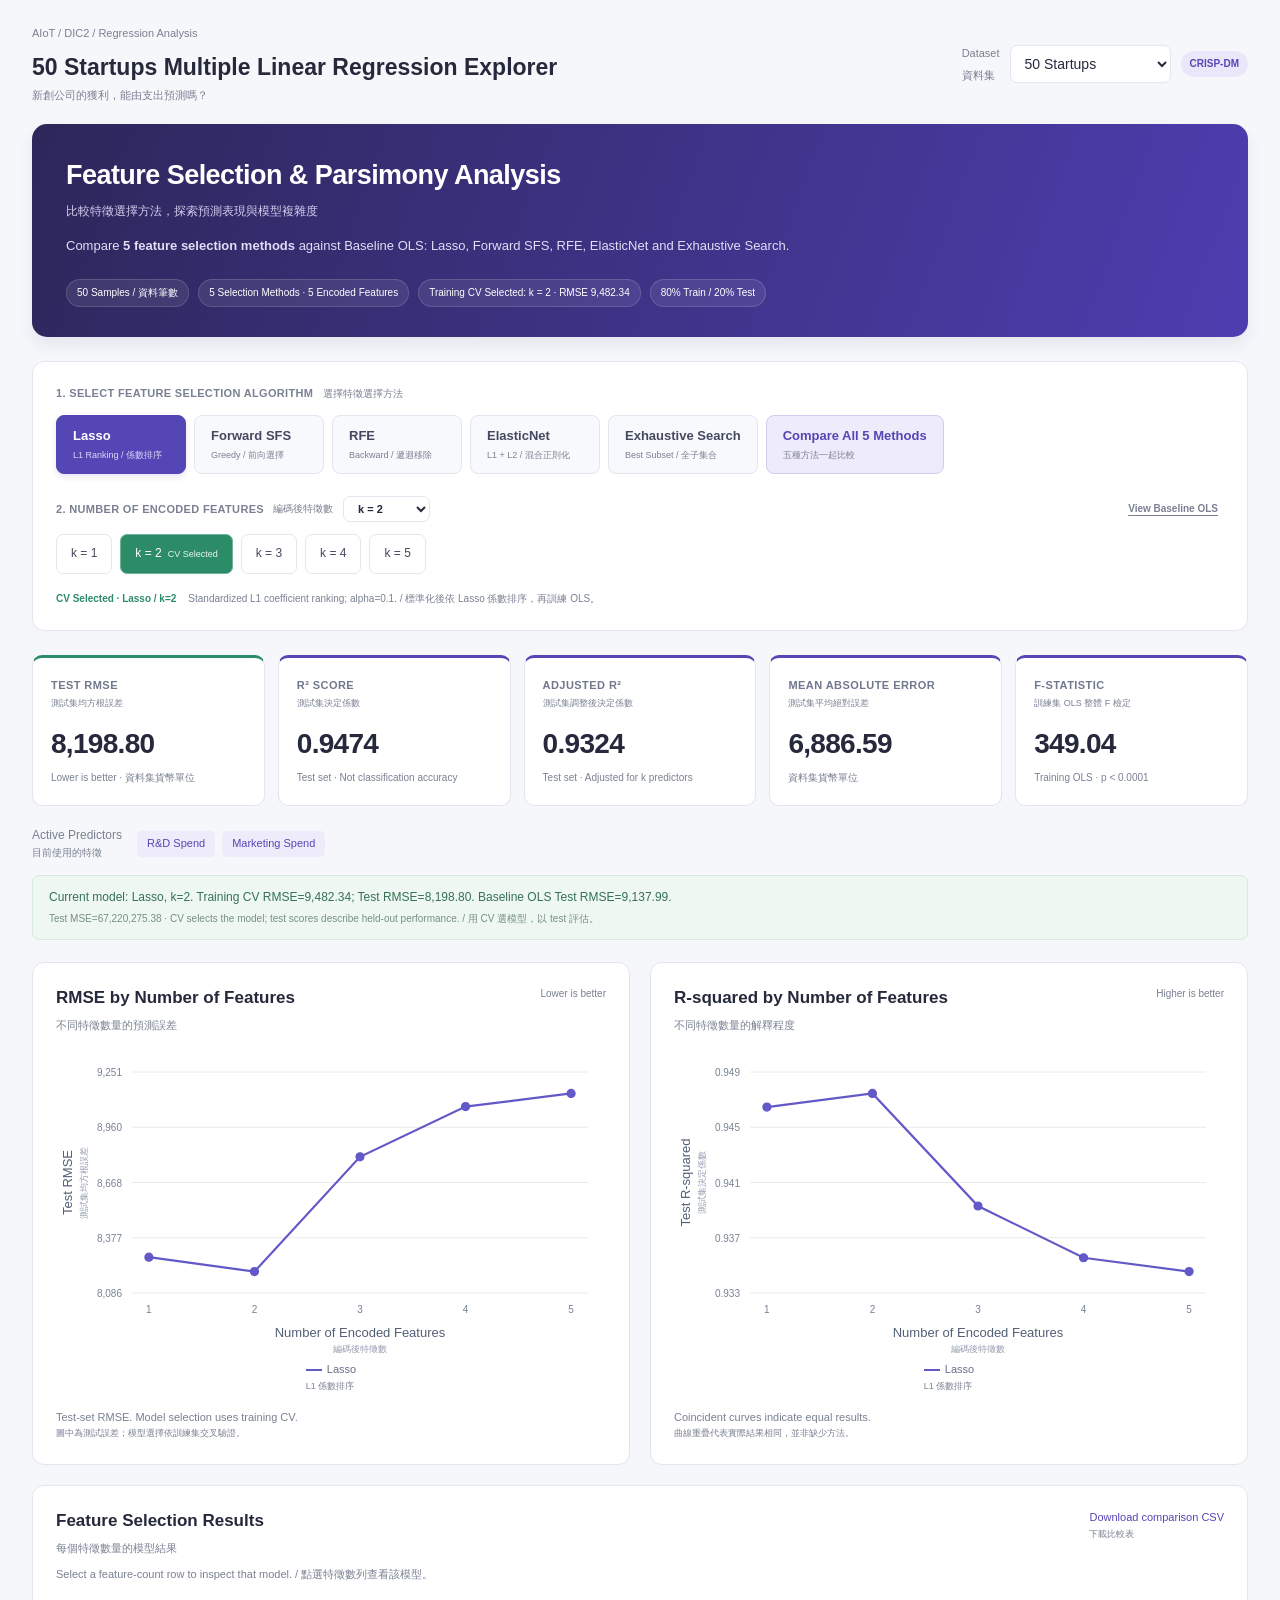
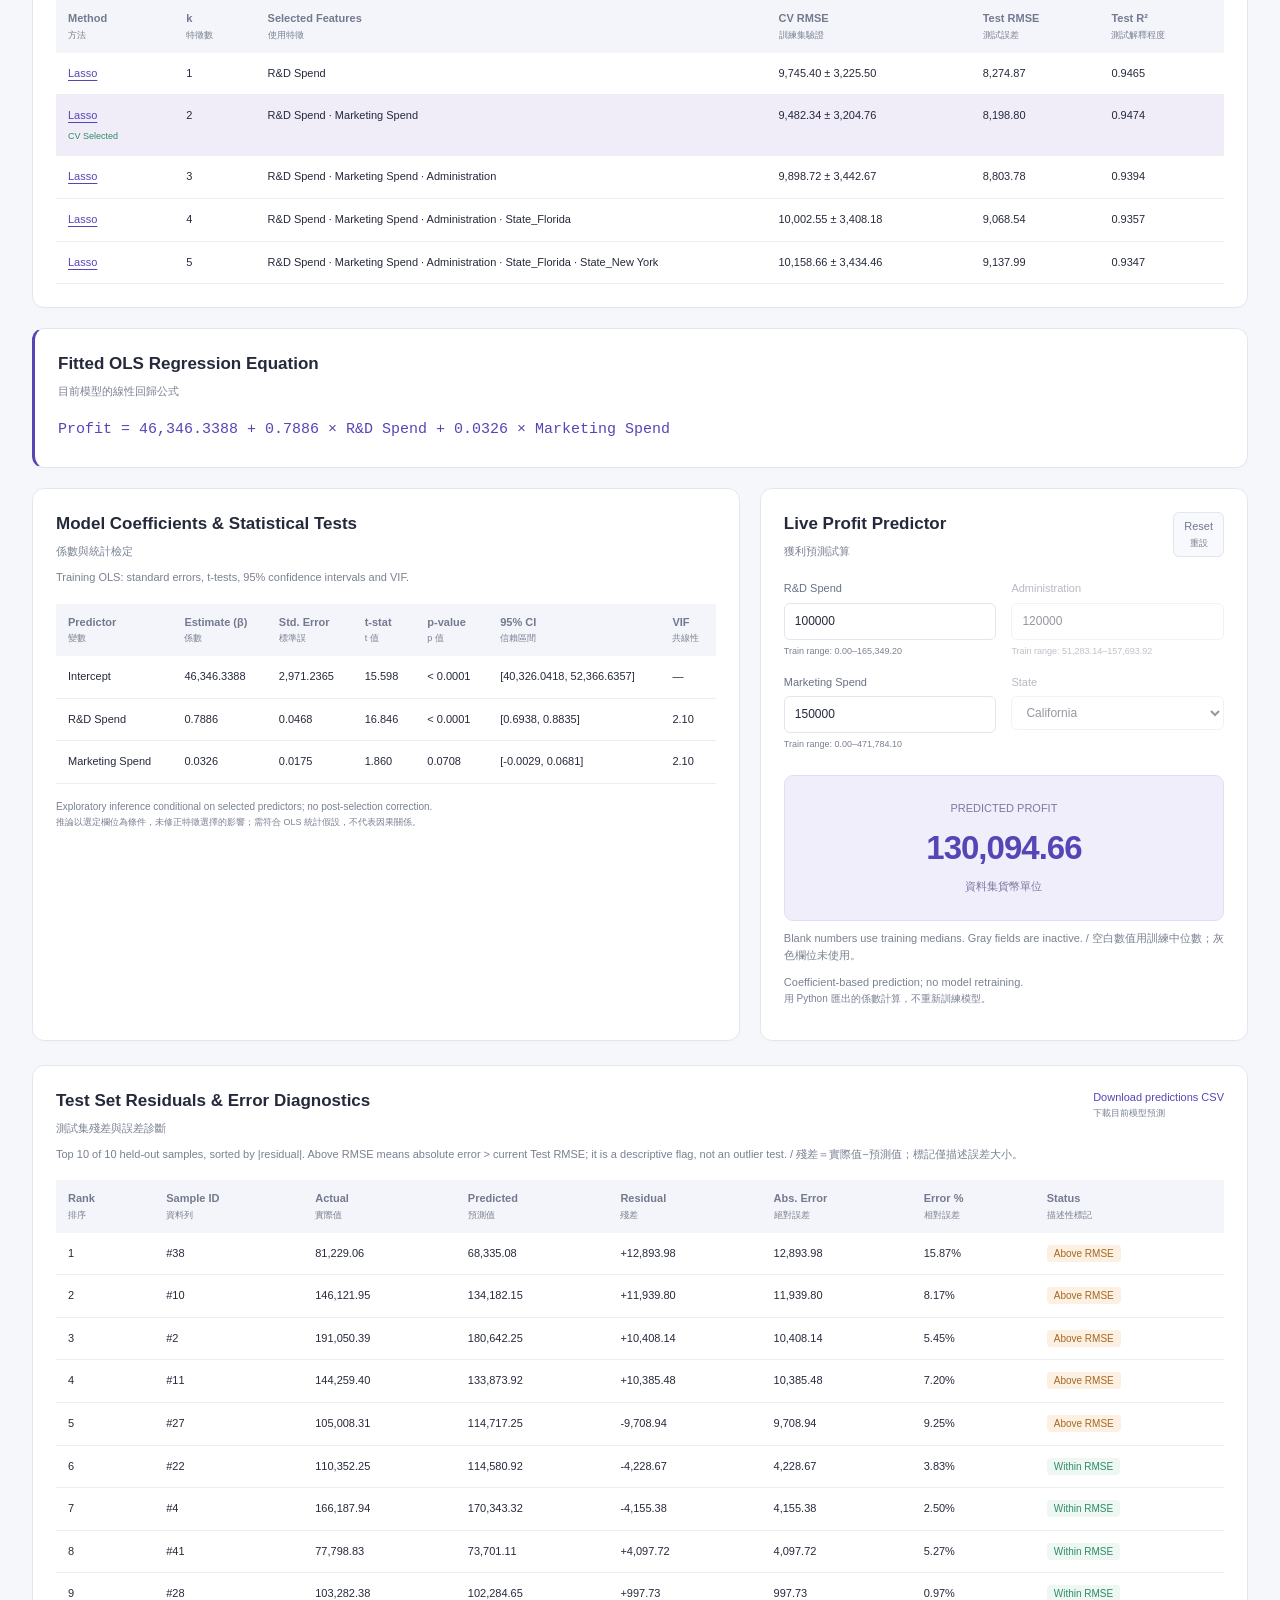
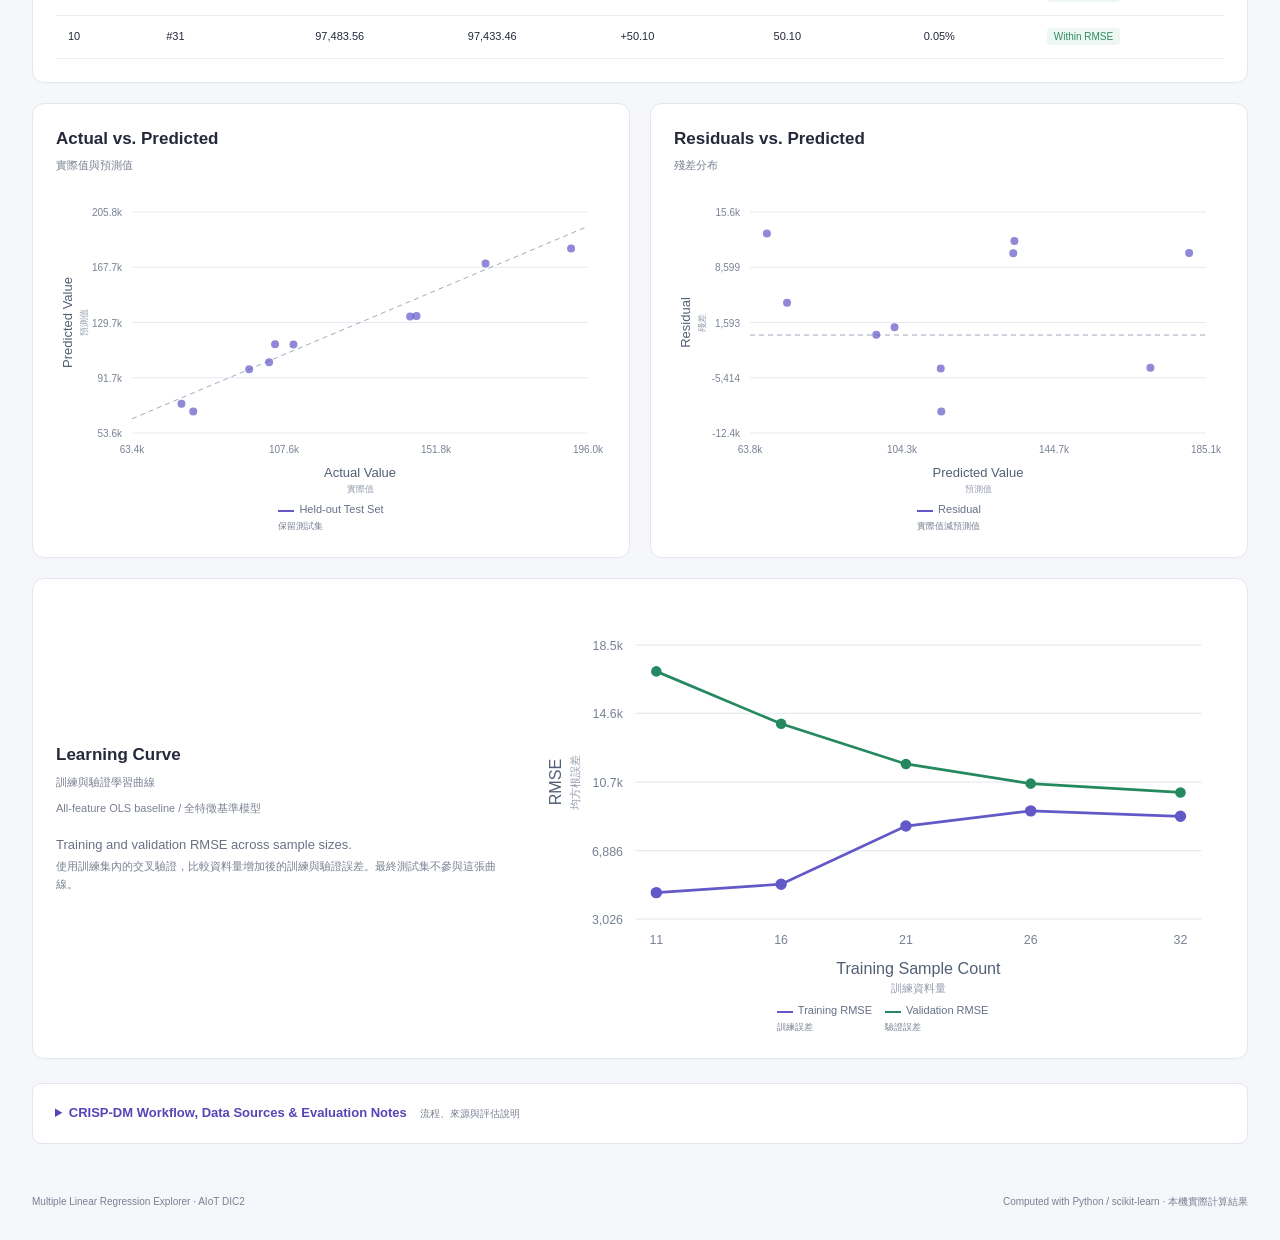
<file: docs/index.html>
<!doctype html>
<html lang="zh-Hant">
<head>
<meta charset="utf-8"><meta name="viewport" content="width=device-width, initial-scale=1">
<meta name="description" content="Five feature selection methods, OLS statistical tests and regression diagnostics for 50 Startups and Boston Housing.">
<title>Multiple Linear Regression Explorer｜多元線性回歸</title>
<link rel="stylesheet" href="style.css"><script defer src="data.js"></script><script defer src="app.js"></script>
</head>
<body>
<header class="topbar"><div><p class="breadcrumb">AIoT / DIC2 / Regression Analysis</p><h1 id="explorer-title">50 Startups Multiple Linear Regression Explorer</h1><p class="zh" id="explorer-zh">多元線性回歸與特徵選擇</p></div><div class="dataset-control"><label for="dataset">Dataset <span class="zh">資料集</span></label><select id="dataset" aria-label="Dataset / 資料集"></select><span class="course">CRISP-DM</span></div></header>
<main>
<section class="hero"><h2>Feature Selection &amp; Parsimony Analysis</h2><p class="hero-zh">比較特徵選擇方法，探索預測表現與模型複雜度</p><p>Compare <strong>5 feature selection methods</strong> against Baseline OLS: Lasso, Forward SFS, RFE, ElasticNet and Exhaustive Search.</p><div class="hero-badges"><span id="sample-count"></span><span id="feature-count"></span><span id="best-summary"></span><span>80% Train / 20% Test</span></div></section>
<section class="control-panel panel"><div class="control-heading">1. SELECT FEATURE SELECTION ALGORITHM <span class="zh">選擇特徵選擇方法</span></div><fieldset class="methods"><legend class="sr-only">Feature selection method</legend><button data-method="lasso">Lasso <small>L1 Ranking / 係數排序</small></button><button data-method="forward">Forward SFS <small>Greedy / 前向選擇</small></button><button data-method="rfe">RFE <small>Backward / 遞迴移除</small></button><button data-method="elasticnet">ElasticNet <small>L1 + L2 / 混合正則化</small></button><button data-method="exhaustive">Exhaustive Search <small>Best Subset / 全子集合</small></button><button id="compare-all">Compare All 5 Methods <small>五種方法一起比較</small></button></fieldset><div class="control-heading feature-heading"><label for="feature-k">2. NUMBER OF ENCODED FEATURES <span class="zh">編碼後特徵數</span></label><select id="feature-k" aria-label="Number of Features / 編碼後特徵數"></select><button class="baseline-button" data-method="baseline">View Baseline OLS</button></div><div id="k-buttons" class="k-buttons"></div><div class="selection-line"><strong id="selection-status"></strong><span id="method-detail"></span></div></section>
<section aria-label="Model results"><div id="metrics" class="metrics" aria-live="polite"></div><div class="active-features"><span>Active Predictors <small>目前使用的特徵</small></span><div id="feature-chips"></div></div><div class="model-notice"><p id="parsimony-note"></p><small id="mse-note"></small></div>
<div class="chart-grid"><article class="panel"><div class="panel-head"><h3>RMSE by Number of Features <small>不同特徵數量的預測誤差</small></h3><span class="chart-tag">Lower is better</span></div><div id="rmse-chart" class="chart"></div><p class="chart-caption">Test-set RMSE. Model selection uses training CV.<small>圖中為測試誤差；模型選擇依訓練集交叉驗證。</small></p></article><article class="panel"><div class="panel-head"><h3>R-squared by Number of Features <small>不同特徵數量的解釋程度</small></h3><span class="chart-tag">Higher is better</span></div><div id="r2-chart" class="chart"></div><p class="chart-caption" id="chart-comparison-note">Coincident curves indicate equal results.<small>曲線重疊代表實際結果相同，並非缺少方法。</small></p></article></div>
<article class="panel table-panel"><div class="panel-head"><h3 id="results-title">Feature Selection Results <small>特徵選擇結果</small></h3><a id="download-comparison" class="text-link" download>Download comparison CSV <small>下載比較表</small></a></div><p id="comparison-note" class="muted"></p><div class="table-scroll"><table><caption class="sr-only">Feature selection comparisons</caption><thead><tr><th>Method<small>方法</small></th><th>k<small>特徵數</small></th><th>Selected Features<small>使用特徵</small></th><th>CV RMSE<small>訓練集驗證</small></th><th>Test RMSE<small>測試誤差</small></th><th>Test R²<small>測試解釋程度</small></th></tr></thead><tbody id="comparison-body"></tbody></table></div></article>
<article class="panel equation-panel"><h3>Fitted OLS Regression Equation <small>目前模型的線性回歸公式</small></h3><p id="equation"></p></article>
<div class="detail-grid"><article class="panel coefficient-panel"><div class="panel-head"><h3>Model Coefficients &amp; Statistical Tests <small>係數與統計檢定</small></h3></div><p class="muted">Training OLS: standard errors, t-tests, 95% confidence intervals and VIF.</p><div class="table-scroll"><table><caption class="sr-only">OLS coefficients and conditional statistical inference</caption><thead><tr><th>Predictor<small>變數</small></th><th>Estimate (β)<small>係數</small></th><th>Std. Error<small>標準誤</small></th><th>t-stat<small>t 值</small></th><th>p-value<small>p 值</small></th><th>95% CI<small>信賴區間</small></th><th>VIF<small>共線性</small></th></tr></thead><tbody id="coefficient-body"></tbody></table></div><p class="stat-note">Exploratory inference conditional on selected predictors; no post-selection correction.<small>推論以選定欄位為條件，未修正特徵選擇的影響；需符合 OLS 統計假設，不代表因果關係。</small></p></article>
<article class="panel predictor-panel"><div class="panel-head"><h3 id="prediction-title">Live Profit Predictor <small>獲利預測試算</small></h3><button id="reset-inputs" class="subtle-button">Reset<small>重設</small></button></div><div id="prediction-inputs" class="input-grid"></div><div class="prediction-result"><span id="prediction-label"></span><output id="predicted-value" aria-live="polite"></output><span id="prediction-unit"></span></div><p id="range-note" class="muted"></p><p class="muted">Coefficient-based prediction; no model retraining.<small>用 Python 匯出的係數計算，不重新訓練模型。</small></p></article></div>
</section>
<section class="diagnostic-section"><article class="panel"><div class="panel-head"><h3>Test Set Residuals &amp; Error Diagnostics <small>測試集殘差與誤差診斷</small></h3><a id="download-predictions" class="text-link" download>Download predictions CSV<small>下載目前模型預測</small></a></div><p class="muted" id="diagnostic-note"></p><div class="table-scroll"><table><caption class="sr-only">Top test-set errors ordered by absolute residual</caption><thead><tr><th>Rank<small>排序</small></th><th>Sample ID<small>資料列</small></th><th>Actual<small>實際值</small></th><th>Predicted<small>預測值</small></th><th>Residual<small>殘差</small></th><th>Abs. Error<small>絕對誤差</small></th><th>Error %<small>相對誤差</small></th><th>Status<small>描述性標記</small></th></tr></thead><tbody id="residual-body"></tbody></table></div></article><div class="chart-grid diagnostic-charts"><article class="panel"><h3>Actual vs. Predicted <small>實際值與預測值</small></h3><div id="actual-chart" class="chart"></div></article><article class="panel"><h3>Residuals vs. Predicted <small>殘差分布</small></h3><div id="residual-chart" class="chart"></div></article></div><article class="panel learning-panel"><div><h3>Learning Curve <small>訓練與驗證學習曲線</small></h3><p class="muted">All-feature OLS baseline / 全特徵基準模型</p><p class="learning-copy">Training and validation RMSE across sample sizes.<small>使用訓練集內的交叉驗證，比較資料量增加後的訓練與驗證誤差。最終測試集不參與這張曲線。</small></p></div><div id="learning-chart" class="chart"></div></article></section>
<section class="methodology"><details><summary>CRISP-DM Workflow, Data Sources &amp; Evaluation Notes <span class="zh">流程、來源與評估說明</span></summary><div class="workflow-grid"><article><span>01 / Business Understanding</span><h3>Prediction objective<small>預測目標</small></h3><p id="business-note"></p></article><article><span>02 / Data Understanding</span><h3>Inspect the dataset<small>資料檢查</small></h3><p id="data-note"></p></article><article><span>03 / Data Preparation</span><h3>Keep the test set independent<small>保留獨立測試集</small></h3><p>Imputation, encoding and scaling are learned only on training folds.<small>填補、編碼與標準化只使用當次訓練資料。</small></p></article><article><span>04 / Modeling</span><h3>Five selection methods<small>五種特徵選擇方法</small></h3><p>Lasso, Forward SFS, RFE, ElasticNet and Exhaustive Search; final predictions use OLS.</p></article><article><span>05 / Evaluation</span><h3>Evaluate held-out predictions<small>評估保留測試集</small></h3><p id="conclusion"></p></article><article><span>06 / Application</span><h3>Reproducible static results<small>可重現的靜態成果</small></h3><p>Run the shared Python workflow for a different dataset.<small>更換資料後以 Python 重新產生結果；網頁不即時訓練。</small></p></article></div><div class="details-content"><p id="source-note"></p><p id="experiment-note"></p><p>Adjusted R² uses test R² and the test sample count; F/t/p/CI/VIF use training OLS.<small>Adjusted R² 來自測試集；統計檢定來自訓練集，以選定變數為條件且未修正選擇偏差。</small></p><p>CV is the selection score, not an unbiased estimate after searching many parameters or subsets.<small>尤其大量子集合搜尋可能有選擇偏差；最終 test 不參與方法、特徵數與參數選擇。</small></p><p>Feature counts refer to encoded columns. Same subsets may produce overlapping curves.<small>特徵數指編碼後欄位；相同組合可能產生重疊曲線。不同題目的 RMSE 單位不同，不能直接比較。</small></p><p>Historical classroom datasets; correlations are not causal effects.<small>Boston 資料具有歷史與偏差限制，成果只供課堂分析。</small></p><a id="download-report" class="text-link" download>Download analysis report / 下載分析報告</a></div></details></section>
<footer><span>Multiple Linear Regression Explorer · AIoT DIC2</span><span>Computed with Python / scikit-learn · 本機實際計算結果</span></footer>
</main></body></html>
</file>
<file: docs/style.css>
:root{--ink:#25293b;--muted:#798092;--purple:#5546b6;--line:#e3e6ef;--paper:#f6f7fb;--green:#2d8c68}*{box-sizing:border-box}body{margin:0;background:var(--paper);color:var(--ink);font:14px/1.6 -apple-system,BlinkMacSystemFont,"Segoe UI","PingFang TC","Microsoft JhengHei",sans-serif}button,input,select{font:inherit}button{cursor:pointer}a{color:inherit}button,input,select,a{outline-offset:4px}small,.zh{font-size:11px;font-weight:400;color:var(--muted);display:block;line-height:1.65}h1,h2,h3,p{margin:0}.topbar{max-width:1380px;margin:auto;padding:25px 32px 20px;display:flex;justify-content:space-between;gap:24px;align-items:center}.breadcrumb{font-size:11px;color:var(--muted);margin-bottom:8px}h1{font-size:23px;font-weight:700;line-height:1.4}.topbar .zh{margin-top:3px}.dataset-control{display:flex;align-items:center;gap:10px}.dataset-control label{font-size:11px;color:var(--muted)}select{border:1px solid var(--line);background:#fff;border-radius:7px;padding:9px 30px 9px 10px;color:var(--ink)}.course{background:#ebe7fa;color:var(--purple);padding:5px 9px;border-radius:20px;font-size:10px;font-weight:600;white-space:nowrap}main{max-width:1380px;margin:auto;padding:0 32px}.hero{background:linear-gradient(110deg,#2d275a,#4d3eb0);color:white;border-radius:15px;padding:30px 34px;box-shadow:0 8px 16px #28205b14}.hero h2{font-size:27px;letter-spacing:-.02em}.hero-zh{font-size:12px;color:#d3cdef;margin-top:5px}.hero>p:last-of-type{font-size:13px;color:#e2ddf6;max-width:950px;margin-top:15px}.hero-badges{display:flex;gap:9px;flex-wrap:wrap;margin-top:22px}.hero-badges span{font-size:10px;background:#ffffff15;border:1px solid #ffffff25;padding:5px 10px;border-radius:20px}.panel{background:white;border:1px solid var(--line);border-radius:12px;padding:23px;min-width:0;box-shadow:0 2px 4px #24274003}.control-panel{margin:24px 0}.control-heading{font-size:11px;font-weight:600;color:var(--muted);letter-spacing:.03em;display:flex;align-items:center;gap:10px}.control-heading .zh{font-size:10px;letter-spacing:0}.methods{border:0;padding:0;margin:12px 0 0;display:flex;gap:8px;flex-wrap:wrap}.methods button{background:#f8f9fc;border:1px solid var(--line);border-radius:8px;color:#454960;padding:10px 16px;text-align:left;font-size:13px;font-weight:600;min-width:130px}.methods button small{font-size:9px;margin-top:2px}.methods button.active,#compare-all.active{background:var(--purple);border-color:var(--purple);color:#fff;box-shadow:0 3px 6px #5546b624}.methods button.active small{color:#dbd6fa}#compare-all{background:#eeebfa;color:var(--purple);border-color:#d4ccee}.feature-heading{margin-top:22px;flex-wrap:wrap}.feature-heading label{display:flex;gap:9px;align-items:center}.feature-heading select{font-size:11px;padding-block:5px}.baseline-button{margin-left:auto;background:transparent;color:var(--muted);border:0;text-decoration:underline;text-underline-offset:3px;font-size:10px}.k-buttons{display:flex;flex-wrap:wrap;gap:8px;margin-top:12px}.k-buttons button{background:#fff;border:1px solid var(--line);border-radius:7px;padding:9px 14px;font-size:12px;color:#44485b}.k-buttons button.selected{background:var(--green);color:white;border-color:var(--green)}.k-buttons button.cv-best{border-color:#71b398}.k-buttons button small{font-size:9px;display:inline;margin-left:6px}.k-buttons button.selected small{color:#e5f5ed}.selection-line{display:flex;gap:12px;align-items:flex-start;font-size:10px;color:var(--muted);margin-top:17px}.selection-line strong{color:var(--green);white-space:nowrap}.metrics{display:grid;grid-template-columns:repeat(5,minmax(0,1fr));gap:13px}.metric{background:white;border:1px solid var(--line);border-top:3px solid var(--purple);border-radius:10px;padding:19px 18px;min-width:0}.metric:first-child{border-top-color:var(--green)}.metric-label{font-size:11px;letter-spacing:.04em;font-weight:600;color:#70788d}.metric-label small{font-size:9px;letter-spacing:0;margin-top:2px}.metric-value{font-size:28px;font-weight:700;line-height:1.25;font-variant-numeric:tabular-nums;margin:15px 0 9px;letter-spacing:-.025em}.metric-note{font-size:10px;color:var(--muted)}.metric-note small{font-size:9px}.active-features{display:flex;align-items:center;gap:15px;margin:20px 0 13px;font-size:12px}.active-features>span{white-space:nowrap;color:var(--muted)}.active-features small{font-size:10px}#feature-chips{display:flex;gap:7px;flex-wrap:wrap}.chip{font-size:11px;padding:4px 10px;border-radius:5px;background:#eeebfa;color:var(--purple)}.model-notice{background:#eef7f2;border:1px solid #d7eade;color:#367253;border-radius:7px;padding:12px 16px;margin-bottom:22px;font-size:12px}.model-notice small{font-size:10px;color:#759182;margin-top:4px}.chart-grid{display:grid;grid-template-columns:1fr 1fr;gap:20px}.panel-head{display:flex;justify-content:space-between;align-items:flex-start;gap:15px}h3{font-size:17px;line-height:1.45;font-weight:600}h3 small{font-size:11px;margin-top:5px;font-weight:400}.chart-tag{font-size:10px;color:var(--muted);white-space:nowrap}.chart{width:100%;margin:18px 0 0}.chart svg{display:block;width:100%;height:auto;overflow:visible}.chart-legend{display:flex;gap:13px;flex-wrap:wrap;justify-content:center;font-size:11px;color:#657087;margin-top:4px}.chart-legend small{font-size:9px}.chart-legend i{width:16px;display:inline-block;vertical-align:middle;margin-right:5px;border-top:2px solid}.chart-caption{font-size:11px;color:var(--muted);margin-top:15px}.chart-caption small{font-size:9px}.table-panel,.equation-panel{margin-top:20px}.muted{font-size:11px;color:var(--muted);margin:9px 0}.muted small{font-size:10px}.text-link{font-size:11px;text-decoration:none;color:var(--purple);white-space:nowrap}.text-link small{font-size:9px}.table-scroll{overflow:auto;margin-top:17px}table{width:100%;border-collapse:collapse;text-align:left;font-size:11px}th{padding:10px 12px;background:#f4f5fa;color:#737a8f;white-space:nowrap;font-weight:600;font-size:11px}th small{font-size:9px;font-weight:400}td{padding:12px;border-bottom:1px solid #eceef4;font-variant-numeric:tabular-nums;white-space:nowrap;vertical-align:top}td.features-cell{white-space:normal;min-width:170px;max-width:320px}.selected-row{background:#f0edf9}td button{padding:0;border:0;background:none;color:var(--purple);font-size:11px;text-decoration:underline;text-underline-offset:3px}.cv-label{display:block;font-size:9px;color:var(--green);margin-top:4px}.equation-panel{border-left:3px solid var(--purple)}#equation{font-size:15px;color:var(--purple);line-height:1.95;margin-top:15px;overflow-wrap:anywhere;font-family:ui-monospace,"SFMono-Regular",Consolas,monospace}.detail-grid{display:grid;grid-template-columns:1.45fr 1fr;gap:20px;margin-top:20px}.stat-note{font-size:10px;color:var(--muted);margin-top:15px}.stat-note small{font-size:9px}.input-grid{display:grid;grid-template-columns:1fr 1fr;gap:15px;margin-top:20px}.input-item label{font-size:11px;color:#687185;display:block;margin-bottom:5px}.input-item input,.input-item select{width:100%;border:1px solid var(--line);border-radius:6px;padding:8px 10px;color:var(--ink);font-size:12px}.input-item small{font-size:9px;margin-top:4px}.input-item.inactive{opacity:.48}.prediction-result{display:flex;flex-direction:column;text-align:center;padding:24px 14px;background:#f1eefb;border:1px solid #e3dcf7;border-radius:9px;margin-top:23px}.prediction-result>span{font-size:11px;color:#7f77a1}.prediction-result output{font-size:33px;font-weight:700;color:var(--purple);line-height:1.4;margin:7px 0;letter-spacing:-.03em}.subtle-button{background:#f8f9fc;border:1px solid var(--line);border-radius:6px;padding:5px 10px;color:#72798c;font-size:11px}.subtle-button small{font-size:9px}.diagnostic-section{margin-top:24px}.diagnostic-charts{margin-top:20px}.status{font-size:10px;padding:3px 7px;border-radius:4px;background:#eef7f2;color:var(--green)}.status.high{background:#fcf0e3;color:#a56922}.learning-panel{margin-top:20px;display:grid;grid-template-columns:.8fr 1.2fr;gap:30px;align-items:center}.learning-copy{font-size:13px;line-height:1.9;margin-top:15px;color:#687185}.learning-copy small{font-size:11px}.methodology{margin-top:24px}.methodology details{border:1px solid var(--line);border-radius:9px;padding:19px 22px;background:#fff}.methodology summary{font-size:13px;font-weight:600;cursor:pointer;color:var(--purple)}.methodology summary .zh{display:inline;margin-left:10px;font-size:10px}.workflow-grid{display:grid;grid-template-columns:repeat(3,1fr);gap:24px;margin-top:25px}.workflow-grid article{border-top:1px solid var(--line);padding-top:15px}.workflow-grid span{font-size:10px;color:var(--purple)}.workflow-grid h3{margin:8px 0;font-size:14px}.workflow-grid p{font-size:11px;color:#768094}.details-content{font-size:11px;color:var(--muted);overflow-wrap:anywhere}.details-content p{margin-top:15px}.details-content small{font-size:10px}footer{display:flex;justify-content:space-between;gap:10px;font-size:10px;color:var(--muted);padding:25px 0 30px;margin-top:25px}.sr-only{position:absolute;width:1px;height:1px;margin:-1px;clip:rect(0,0,0,0);overflow:hidden;white-space:nowrap}@media(max-width:1050px){h1{font-size:19px}.dataset-control{flex-wrap:wrap;max-width:220px;justify-content:flex-end}.course{display:none}.metrics{gap:9px}.metric{padding:15px 12px}.metric-value{font-size:24px}.detail-grid{grid-template-columns:1fr}.coefficient-panel{order:1}.predictor-panel{order:2}.input-grid{grid-template-columns:repeat(4,minmax(0,1fr))}.chart-tag{display:none}}@media(max-width:640px){.topbar{padding:18px 18px 15px;flex-direction:column;align-items:flex-start;gap:13px}h1{font-size:20px}.dataset-control{max-width:none;width:100%;justify-content:flex-start}.dataset-control label{display:flex;gap:6px;align-items:center}.dataset-control select{flex:1;font-size:12px}.dataset-control .zh{margin:0}.topbar .breadcrumb{font-size:10px}main{padding:0 18px}.hero{padding:23px 20px;border-radius:11px}.hero h2{font-size:23px;line-height:1.3}.hero-zh{font-size:11px}.hero>p:last-of-type{font-size:11px;line-height:1.8}.hero-badges{margin-top:17px;gap:6px}.hero-badges span{font-size:9px;padding:4px 8px}.panel{padding:17px}.control-panel{margin:18px 0}.control-heading{display:block;font-size:10px}.control-heading .zh{font-size:9px}.methods{gap:7px;display:grid;grid-template-columns:repeat(2,minmax(0,1fr))}.methods button{min-width:0;font-size:11px;padding:9px 10px}.methods button small{font-size:8px}#compare-all{grid-column:1/-1;text-align:center}.feature-heading{display:flex;gap:7px}.feature-heading label{width:100%;display:block}.feature-heading select{margin-top:4px}.baseline-button{font-size:9px}.k-buttons{gap:6px}.k-buttons button{padding:7px 11px;font-size:10px}.k-buttons button small{font-size:8px}.selection-line{display:block;font-size:9px}.selection-line strong{display:block;margin-bottom:4px}.metrics{grid-template-columns:repeat(2,minmax(0,1fr));gap:9px}.metric{padding:14px 13px}.metric:last-child{grid-column:1/-1}.metric-label{font-size:10px}.metric-label small{font-size:8px}.metric-value{font-size:25px;margin:10px 0 7px}.metric-note{font-size:9px}.metric-note small{font-size:8px}.active-features{align-items:flex-start;gap:11px;font-size:10px}.active-features small{font-size:9px}.chip{font-size:10px}.model-notice{font-size:11px;padding:10px 12px}.model-notice small{font-size:9px}.chart-grid,.learning-panel{grid-template-columns:1fr;gap:15px}h3{font-size:16px}h3 small{font-size:10px}.chart-caption{font-size:10px}.chart-caption small{font-size:8px}.chart-legend{gap:10px;font-size:10px}.chart-legend small{font-size:8px}.panel-head{flex-wrap:wrap}.text-link{font-size:10px}.text-link small{font-size:8px}.input-grid{grid-template-columns:repeat(2,minmax(0,1fr))}#equation{font-size:12px}.learning-panel{gap:12px}.learning-copy{font-size:12px}.workflow-grid{grid-template-columns:1fr 1fr;gap:17px}.workflow-grid h3{font-size:12px}.workflow-grid h3 small{font-size:9px}.methodology summary{font-size:12px}.methodology summary .zh{display:block;margin:5px 0 0}footer{flex-direction:column;font-size:9px}}
</file>
